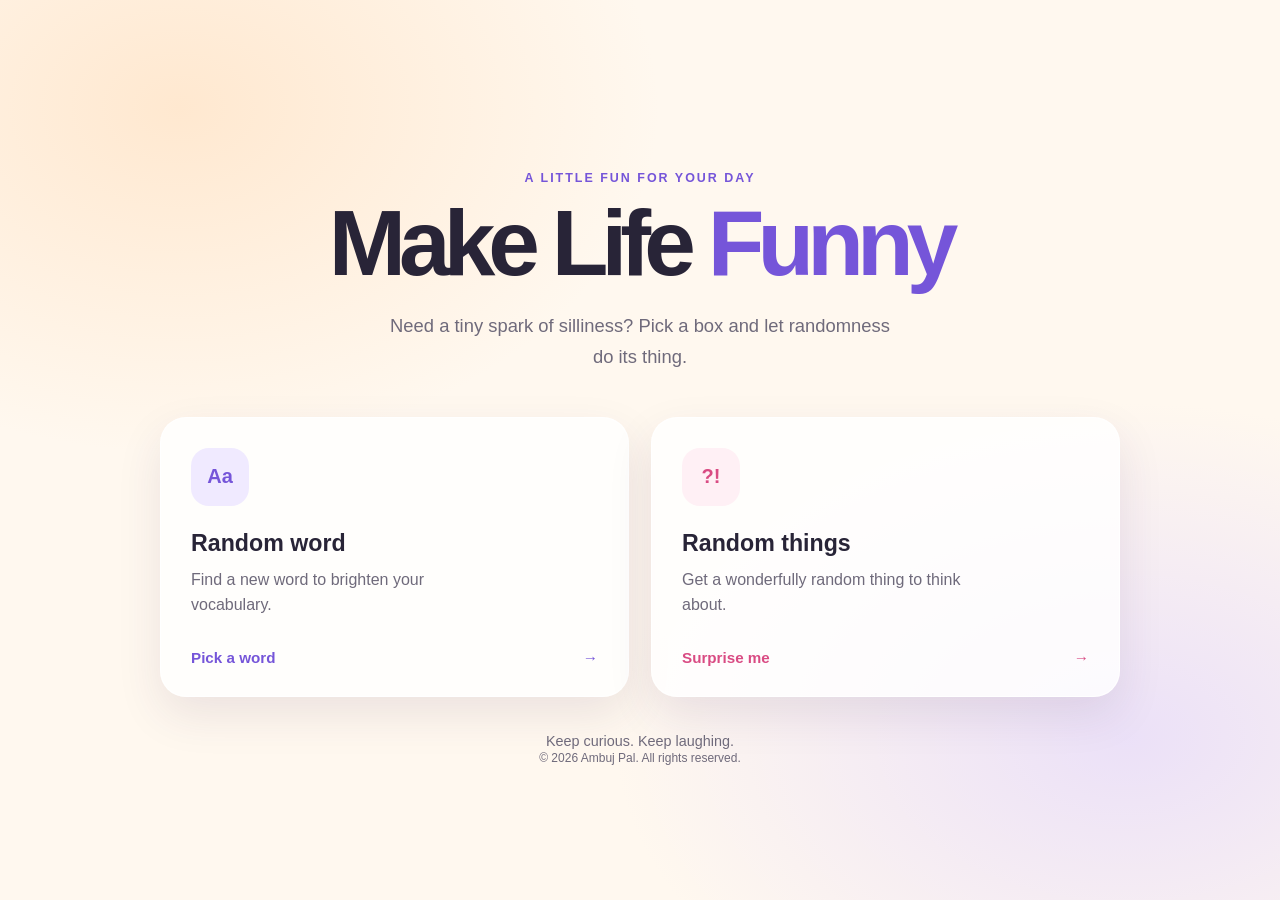
<file: index.html>
<!DOCTYPE html>
<html lang="en">
<head>
  <meta charset="UTF-8">
  <meta name="viewport" content="width=device-width, initial-scale=1.0">
  <meta name="theme-color" content="#fff8ef">
  <title>Make Life Funny</title>
  <link rel="stylesheet" href="style.css">
  <script src="script.js" defer></script>
</head>
<body>
  <main class="home-page">
    <header class="hero">
      <p class="eyebrow">A little fun for your day</p>
      <h1>Make Life <span>Funny</span></h1>
      <p class="hero-copy">Need a tiny spark of silliness? Pick a box and let randomness do its thing.</p>
    </header>

    <section class="card-grid" aria-label="Choose a random generator">
      <a class="choice-card word-card" href="randomWord.html">
        <span class="card-icon" aria-hidden="true">Aa</span>
        <span class="card-label">Random word</span>
        <span class="card-description">Find a new word to brighten your vocabulary.</span>
        <span class="card-action">Pick a word <span aria-hidden="true">&rarr;</span></span>
      </a>

      <a class="choice-card thing-card" href="randomThink.html">
        <span class="card-icon" aria-hidden="true">?!</span>
        <span class="card-label">Random things</span>
        <span class="card-description">Get a wonderfully random thing to think about.</span>
        <span class="card-action">Surprise me <span aria-hidden="true">&rarr;</span></span>
      </a>
    </section>

    <footer class="site-footer">
      Keep curious. Keep laughing.
      <br>
      <small>&copy; 2026 Ambuj Pal. All rights reserved.</small>
    </footer>
  </main>
</body>
</html>
</file>
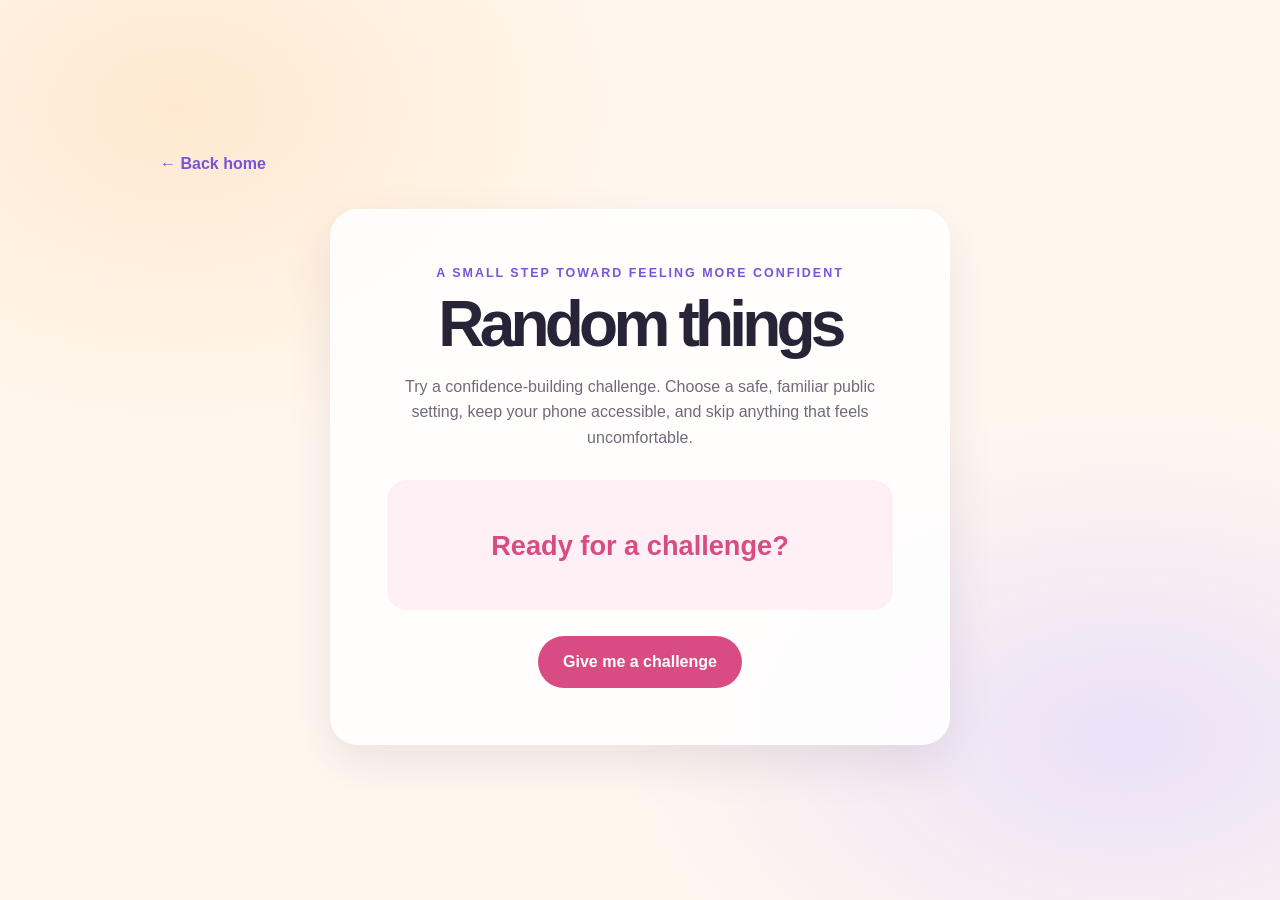
<file: randomThink.html>
<!DOCTYPE html>
<html lang="en">
<head>
  <meta charset="UTF-8">
  <meta name="viewport" content="width=device-width, initial-scale=1.0">
  <meta name="theme-color" content="#fff8ef">
  <title>Random Things | Make Life Funny</title>
  <link rel="stylesheet" href="style.css">
  <script src="script.js" defer></script>
</head>
<body>
  <main class="generator-page">
    <a class="back-link" href="index.html">&larr; Back home</a>
    <section class="generator-card" data-generator="thing" aria-labelledby="page-title">
      <p class="eyebrow">A small step toward feeling more confident</p>
      <h1 id="page-title">Random things</h1>
      <p class="generator-copy">Try a confidence-building challenge. Choose a safe, familiar public setting, keep your phone accessible, and skip anything that feels uncomfortable.</p>
      <p class="result" data-result aria-live="polite">Ready for a challenge?</p>
      <button class="generate-button" type="button" data-generate>Give me a challenge</button>
    </section>
  </main>
</body>
</html>
</file>
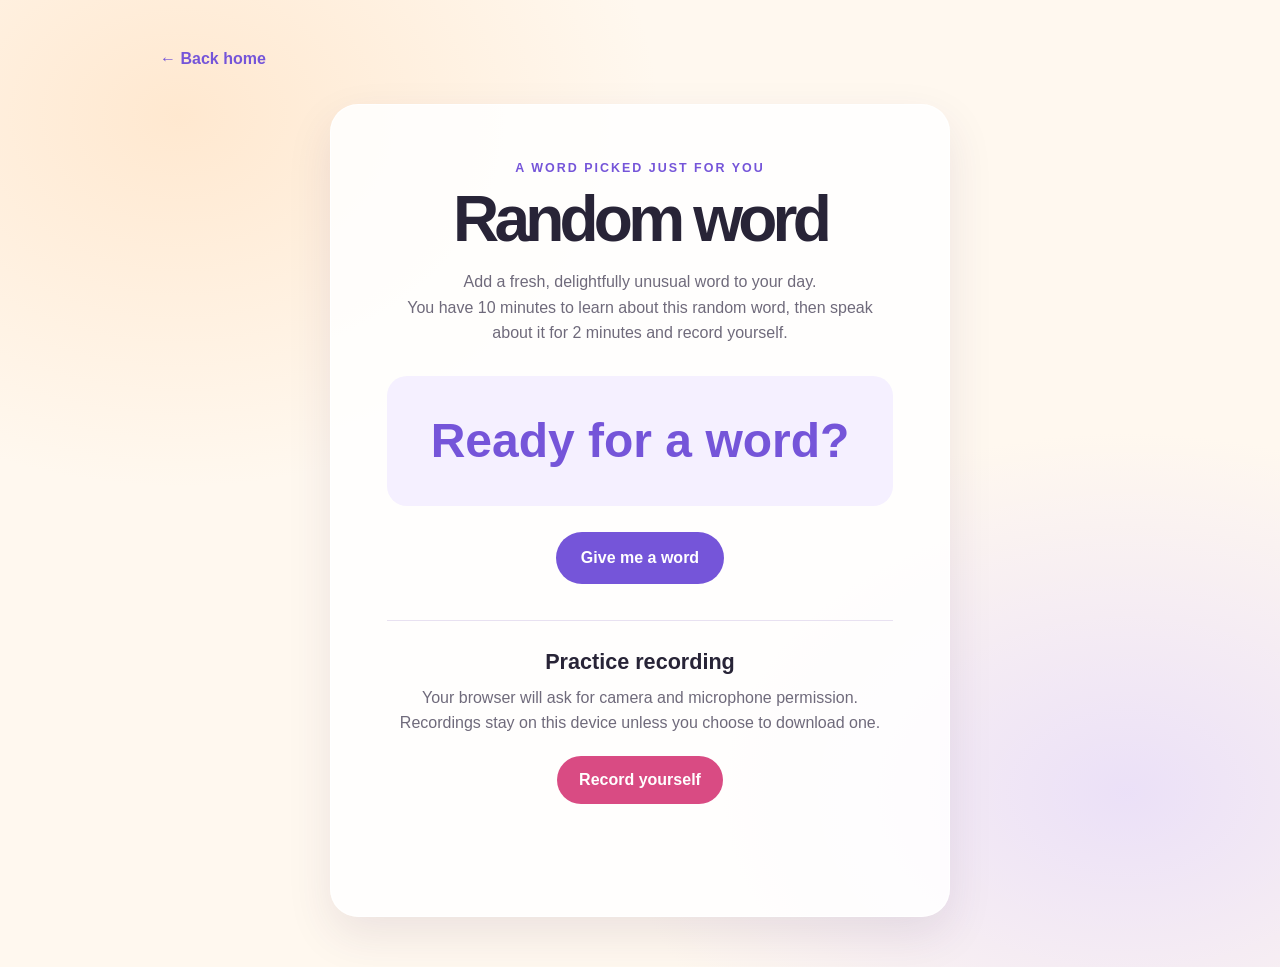
<file: randomWord.html>
<!DOCTYPE html>
<html lang="en">
<head>
  <meta charset="UTF-8">
  <meta name="viewport" content="width=device-width, initial-scale=1.0">
  <meta name="theme-color" content="#fff8ef">
  <title>Random Word | Make Life Funny</title>
  <link rel="stylesheet" href="style.css">
  <script src="script.js" defer></script>
</head>
<body>
  <main class="generator-page">
    <a class="back-link" href="index.html">&larr; Back home</a>
    <section class="generator-card" data-generator="word" aria-labelledby="page-title">
      <p class="eyebrow">A word picked just for you</p>
      <h1 id="page-title">Random word</h1>
      <p class="generator-copy">Add a fresh, delightfully unusual word to your day.<br>You have 10 minutes to learn about this random word, then speak about it for 2 minutes and record yourself.</p>
      <p class="result" data-result aria-live="polite">Ready for a word?</p>
      <button class="generate-button" type="button" data-generate>Give me a word</button>
      <section class="recording-panel" aria-labelledby="recording-title">
        <h2 id="recording-title">Practice recording</h2>
        <p>Your browser will ask for camera and microphone permission. Recordings stay on this device unless you choose to download one.</p>
        <video class="camera-preview" data-camera-preview autoplay muted playsinline hidden></video>
        <div class="recording-actions">
          <button class="record-button" type="button" data-record>Record yourself</button>
          <button class="record-button record-button-stop" type="button" data-stop-recording hidden>Stop recording</button>
        </div>
        <p class="recording-timer" data-recording-timer hidden aria-live="off">Recording time: 00:00</p>
        <p class="recording-status" data-recording-status role="status" aria-live="polite"></p>
        <video class="camera-preview recorded-video" data-recorded-video controls playsinline hidden></video>
        <div class="recording-options" data-recording-options hidden>
          <a class="recording-download" data-recording-download>Download recording</a>
          <button class="record-button record-button-delete" type="button" data-delete-recording>Delete recording</button>
        </div>
      </section>
    </section>
  </main>
</body>
</html>
</file>
<file: style.css>
:root {
  color-scheme: light;
  --ink: #282437;
  --muted: #6f6a7b;
  --paper: #fff8ef;
  --purple: #7555d9;
  --pink: #f276a8;
  --card-shadow: 0 18px 45px rgb(64 42 93 / 10%);
  font-family: "Trebuchet MS", Arial, sans-serif;
}

* {
  box-sizing: border-box;
}

body {
  min-width: 320px;
  min-height: 100vh;
  margin: 0;
  color: var(--ink);
  background:
    radial-gradient(ellipse at 14% 12%, rgb(255 213 170 / 45%), transparent 30rem),
    radial-gradient(ellipse at 88% 82%, rgb(219 205 255 / 55%), transparent 32rem),
    var(--paper);
}

a {
  color: inherit;
}

.home-page,
.generator-page {
  width: min(100% - 40px, 960px);
  margin: 0 auto;
}

.home-page {
  display: flex;
  min-height: 100vh;
  flex-direction: column;
  justify-content: center;
  padding: 64px 0 28px;
}

.hero {
  max-width: 680px;
  margin: 0 auto 44px;
  text-align: center;
}

.eyebrow {
  margin: 0 0 12px;
  color: var(--purple);
  font-size: 0.78rem;
  font-weight: 800;
  letter-spacing: 0.16em;
  text-transform: uppercase;
}

h1 {
  margin: 0;
  font-size: clamp(3rem, 9vw, 5.8rem);
  letter-spacing: -0.075em;
  line-height: 1;
}

h1 span {
  color: var(--purple);
}

.hero-copy {
  max-width: 520px;
  margin: 20px auto 0;
  color: var(--muted);
  font-size: clamp(1rem, 2.5vw, 1.15rem);
  line-height: 1.7;
}

.card-grid {
  display: grid;
  grid-template-columns: repeat(2, minmax(0, 1fr));
  gap: 22px;
}

.choice-card {
  display: flex;
  min-height: 280px;
  flex-direction: column;
  align-items: flex-start;
  padding: 30px;
  border: 1px solid rgb(255 255 255 / 90%);
  border-radius: 26px;
  background: rgb(255 255 255 / 82%);
  box-shadow: var(--card-shadow);
  text-decoration: none;
  transition: transform 180ms ease, box-shadow 180ms ease;
}

.choice-card:hover {
  transform: translateY(-6px);
  box-shadow: 0 24px 52px rgb(64 42 93 / 16%);
}

.choice-card:focus-visible,
.back-link:focus-visible,
.generate-button:focus-visible {
  outline: 3px solid var(--purple);
  outline-offset: 4px;
}

.card-icon {
  display: grid;
  width: 58px;
  height: 58px;
  place-items: center;
  margin-bottom: 24px;
  border-radius: 18px;
  background: #f0eaff;
  color: var(--purple);
  font-size: 1.25rem;
  font-weight: 900;
}

.thing-card .card-icon {
  background: #fff0f5;
  color: #d94b83;
}

.card-label {
  font-size: 1.45rem;
  font-weight: 800;
}

.card-description {
  max-width: 290px;
  margin-top: 10px;
  color: var(--muted);
  line-height: 1.6;
}

.card-action {
  display: flex;
  width: 100%;
  justify-content: space-between;
  margin-top: auto;
  padding-top: 24px;
  color: var(--purple);
  font-size: 0.95rem;
  font-weight: 800;
}

.thing-card .card-action {
  color: #d94b83;
}

.site-footer {
  margin-top: 36px;
  color: var(--muted);
  font-size: 0.9rem;
  text-align: center;
}

.generator-page {
  display: flex;
  min-height: 100vh;
  flex-direction: column;
  align-items: center;
  justify-content: center;
  padding: 50px 0;
}

.back-link {
  align-self: flex-start;
  margin-bottom: 36px;
  color: var(--purple);
  font-weight: 800;
  text-decoration: none;
}

.back-link:hover {
  text-decoration: underline;
}

.generator-card {
  width: min(100%, 620px);
  padding: clamp(28px, 7vw, 56px);
  border: 1px solid rgb(255 255 255 / 90%);
  border-radius: 28px;
  background: rgb(255 255 255 / 86%);
  box-shadow: var(--card-shadow);
  text-align: center;
}

.generator-card h1 {
  font-size: clamp(2.5rem, 8vw, 4rem);
}

.generator-copy {
  margin: 18px 0 30px;
  color: var(--muted);
  line-height: 1.6;
}

.result {
  display: grid;
  min-height: 130px;
  place-items: center;
  margin: 0 0 26px;
  padding: 20px;
  border-radius: 20px;
  background: #f5f0ff;
  color: var(--purple);
  font-size: clamp(1.8rem, 6vw, 3rem);
  font-weight: 900;
  overflow-wrap: anywhere;
}

[data-generator="thing"] .result {
  background: #fff0f5;
  color: #d94b83;
  font-size: clamp(1.2rem, 4vw, 1.7rem);
  line-height: 1.45;
}

.generate-button {
  min-height: 52px;
  padding: 0 25px;
  border: 0;
  border-radius: 999px;
  background: var(--purple);
  color: #fff;
  cursor: pointer;
  font: inherit;
  font-weight: 800;
  transition: transform 180ms ease, filter 180ms ease;
}

[data-generator="thing"] .generate-button {
  background: #d94b83;
}

.generate-button:hover {
  transform: translateY(-2px);
  filter: brightness(1.08);
}

.recording-panel {
  margin-top: 36px;
  padding-top: 28px;
  border-top: 1px solid #e8e1f1;
}

.recording-panel h2 {
  margin: 0;
  font-size: 1.35rem;
}

.recording-panel > p:not(.recording-status) {
  margin: 10px 0 20px;
  color: var(--muted);
  line-height: 1.6;
}

.camera-preview {
  display: block;
  width: 100%;
  max-height: 420px;
  margin: 20px auto;
  border-radius: 16px;
  background: #171522;
  object-fit: cover;
}

.recording-actions {
  display: flex;
  justify-content: center;
  gap: 12px;
}

.recording-timer {
  margin: 18px 0 0;
  color: #d94b83;
  font-size: 1.15rem;
  font-variant-numeric: tabular-nums;
  font-weight: 800;
}

.record-button {
  min-height: 48px;
  padding: 0 22px;
  border: 0;
  border-radius: 999px;
  background: #d94b83;
  color: #fff;
  cursor: pointer;
  font: inherit;
  font-weight: 800;
}

.record-button:hover {
  filter: brightness(1.08);
}

.record-button-delete {
  background: #6f6a7b;
}

.record-button:focus-visible,
.recording-download:focus-visible {
  outline: 3px solid var(--purple);
  outline-offset: 4px;
}

.record-button:disabled {
  cursor: wait;
  opacity: 0.7;
}

.recording-status {
  min-height: 1.5em;
  margin: 16px 0;
  color: var(--muted);
  line-height: 1.5;
}

.recording-options {
  display: flex;
  flex-wrap: wrap;
  align-items: center;
  justify-content: center;
  gap: 12px;
}

.recording-download {
  display: inline-flex;
  min-height: 48px;
  align-items: center;
  padding: 0 22px;
  border-radius: 999px;
  background: #f0eaff;
  color: var(--purple);
  font-weight: 800;
  text-underline-offset: 3px;
  text-decoration: none;
}

.recording-download:hover {
  background: #e6dcff;
}

.recording-panel [hidden] {
  display: none;
}

@media (max-width: 620px) {
  .home-page {
    justify-content: flex-start;
    padding-top: 68px;
  }

  .hero {
    margin-bottom: 32px;
  }

  .card-grid {
    grid-template-columns: 1fr;
    gap: 16px;
  }

  .choice-card {
    min-height: 245px;
  }

  .generator-page {
    justify-content: flex-start;
    padding-top: 32px;
  }

  .back-link {
    margin-bottom: 24px;
  }
}

@media (prefers-reduced-motion: reduce) {
  *,
  *::before,
  *::after {
    scroll-behavior: auto !important;
    transition-duration: 0.01ms !important;
  }
}
</file>
